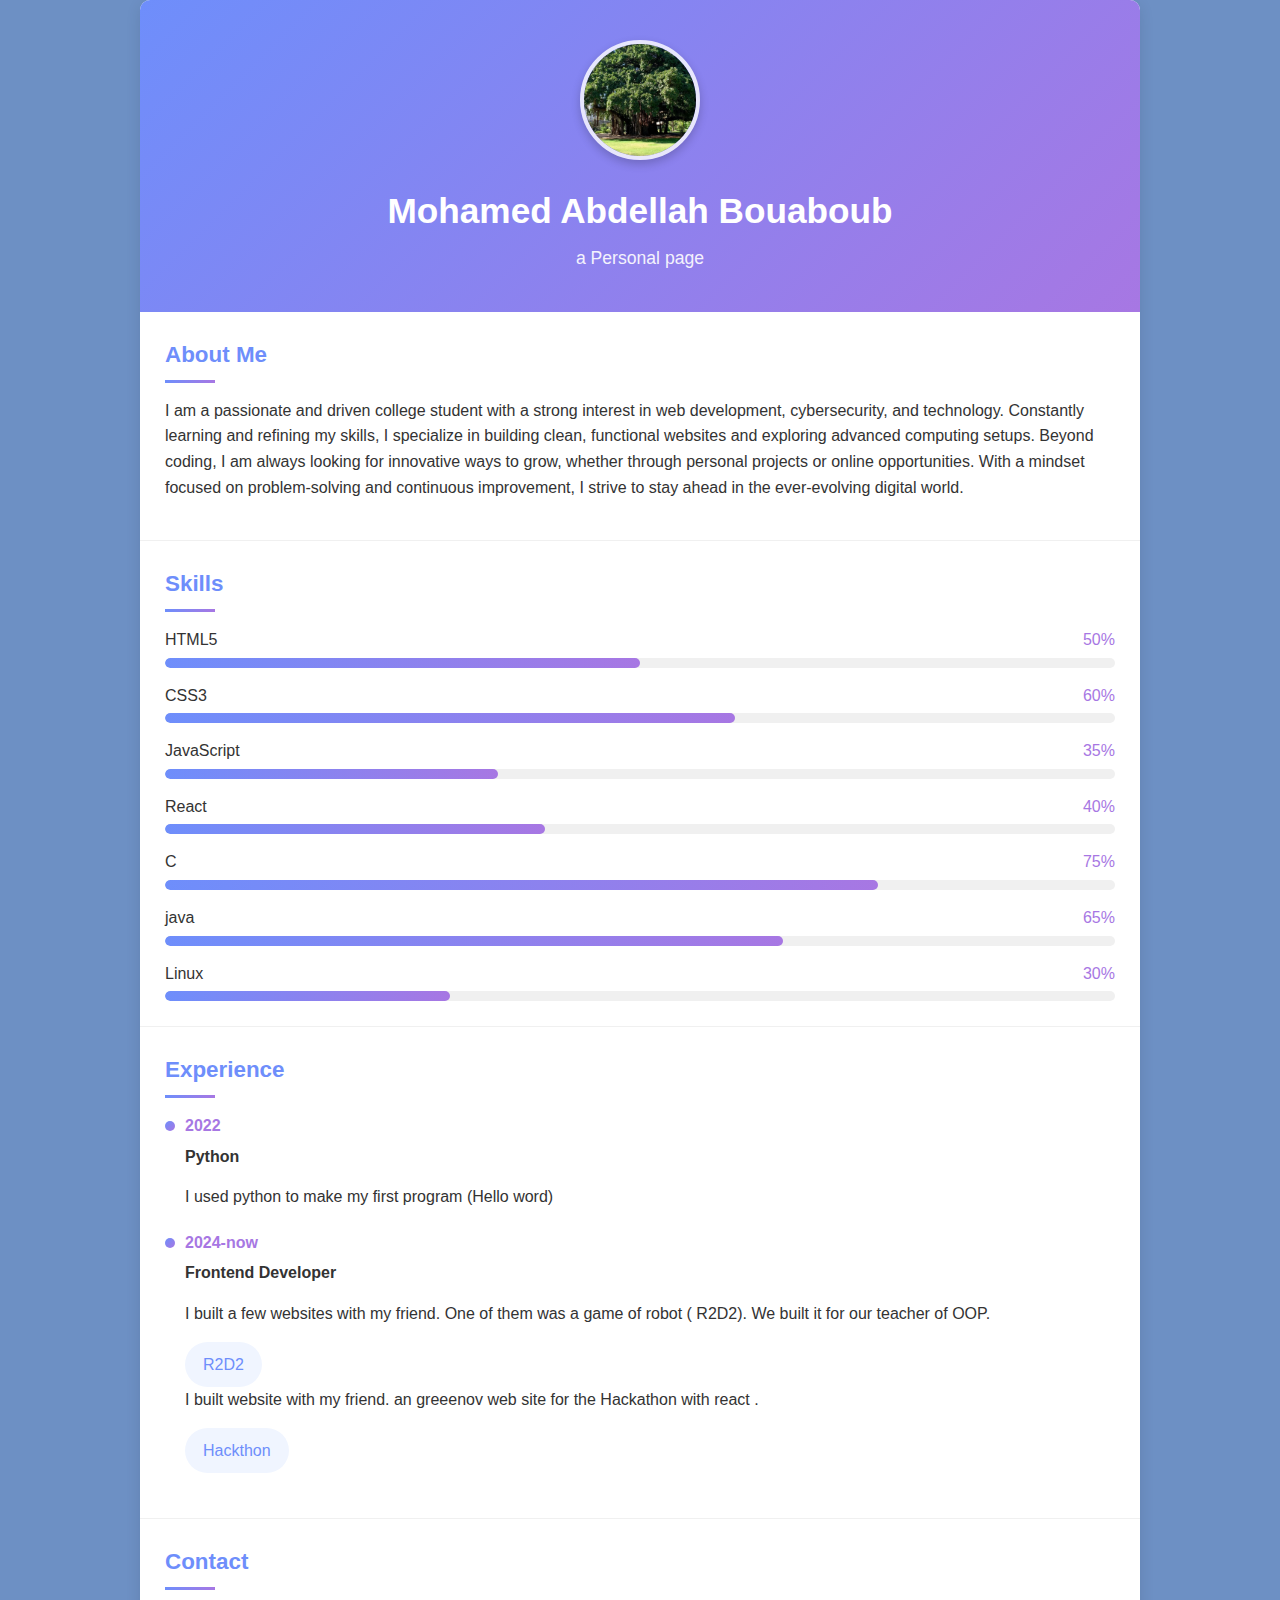
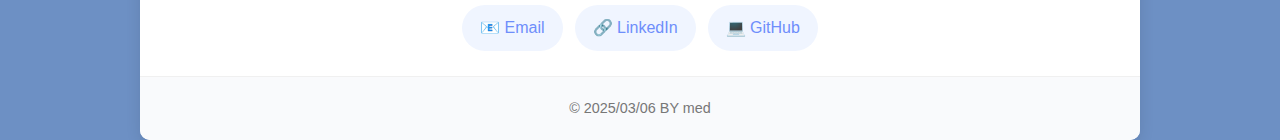
<file: index.html>
<!DOCTYPE html>
<html lang="en">
<head>
    <meta charset="UTF-8">
    <meta name="viewport" content="width=device-width, initial-scale=1.0">
    <meta name="description" content="Professional profile page for Med">
    <title>Mohmaed Abdellah Bouaboub L2</title>
    <link rel="stylesheet" href="styles.css">
    
</head>
<body>
    <div class="container">
        <header>
            <img src="banyan.webp" alt="Mohamed Abdellah Bouaboub" class="profile-image">
            <h1>Mohamed Abdellah Bouaboub</h1>
            <p class="title">a Personal page</p>
        </header>
        
        <section>
            <h2>About Me</h2>
            <p>I am a passionate and driven college student with a strong interest in web development, cybersecurity, and technology. Constantly learning and refining my skills, I specialize in building clean, functional websites and exploring advanced computing setups. Beyond coding, I am always looking for innovative ways to grow, whether through personal projects or online opportunities. With a mindset focused on problem-solving and continuous improvement, I strive to stay ahead in the ever-evolving digital world.</p>
        </section>
        
        <section>
            <h2>Skills</h2>
            <div class="skills">
                <div class="skill-item">
                    <div class="skill-info">
                        <span class="skill-name">HTML5</span>
                        <span class="skill-percent">50%</span>
                    </div>
                    <div class="skill-bar">
                        <div class="skill-progress" style="width: 50%"></div>
                    </div>
                </div>
                
                <div class="skill-item">
                    <div class="skill-info">
                        <span class="skill-name">CSS3</span>
                        <span class="skill-percent">60%</span>
                    </div>
                    <div class="skill-bar">
                        <div class="skill-progress" style="width: 60%"></div>
                    </div>
                </div>
                
                <div class="skill-item">
                    <div class="skill-info">
                        <span class="skill-name">JavaScript</span>
                        <span class="skill-percent">35%</span>
                    </div>
                    <div class="skill-bar">
                        <div class="skill-progress" style="width: 35%"></div>
                    </div>
                </div>
                <div class="skills">
                    <div class="skill-item">
                        <div class="skill-info">
                            <span class="skill-name">React</span>
                            <span class="skill-percent">40%</span>
                        </div>
                        <div class="skill-bar">
                            <div class="skill-progress" style="width: 40%"></div>
                        </div>
                    </div>
                <div class="skill-item">
                    <div class="skill-info">
                        <span class="skill-name">C</span>
                        <span class="skill-percent">75%</span>
                    </div>
                    <div class="skill-bar">
                        <div class="skill-progress" style="width: 75%"></div>
                    </div>
                </div>
                
                <div class="skill-item">
                    <div class="skill-info">
                        <span class="skill-name">java</span>
                        <span class="skill-percent">65%</span>
                    </div>
                    <div class="skill-bar">
                        <div class="skill-progress" style="width: 65%"></div>
                    </div>
                </div>
                
                <div class="skill-item">
                    <div class="skill-info">
                        <span class="skill-name">Linux</span>
                        <span class="skill-percent">30%</span>
                    </div>
                    <div class="skill-bar">
                        <div class="skill-progress" style="width: 30%"></div>
                    </div>
                </div>
                
                
        </section>
        
        <section>
            <h2>Experience</h2>
            <div class="timeline">
                <div class="timeline-item">
                    <p class="timeline-date">2022</p>
                    <p><strong>Python</strong></p>
                    <p>I used python to make my first program (Hello word)</p>
                </div>
                <div class="timeline-item">
                    <p class="timeline-date">2024-now</p>
                    <p><strong>Frontend Developer</strong> </p>
                    <p>I built a few websites with my friend.
                        One of them was a game of robot ( R2D2). We built it for our teacher of OOP.
                    </p><div class="contact"><a href="https://oop-student.vercel.app" >R2D2</a></div> 
                    <p>I built website with my friend.
                        an greeenov web site for the Hackathon with react .
                    </p><div class="contact"><a href="https://greenov-hackathon.vercel.app/" >Hackthon</a></div>


                </div>
            </div>
        </section>
        
        <section>
            <h2>Contact</h2>
            <div class="contact" style="justify-content: center">
                <a href="mbouaboub277@gmail.com">📧 Email</a>
                <a href="https://www.linkedin.com/in/med-abdellah-4316ba351">🔗 LinkedIn</a>
                <a href="https://github.com/Med-Esc">💻 GitHub</a>
            </div>
        </section>
        
        <footer>
            <p>© 2025/03/06 BY med</p>
        </footer>
    </div>
</body>
</html>
</file>
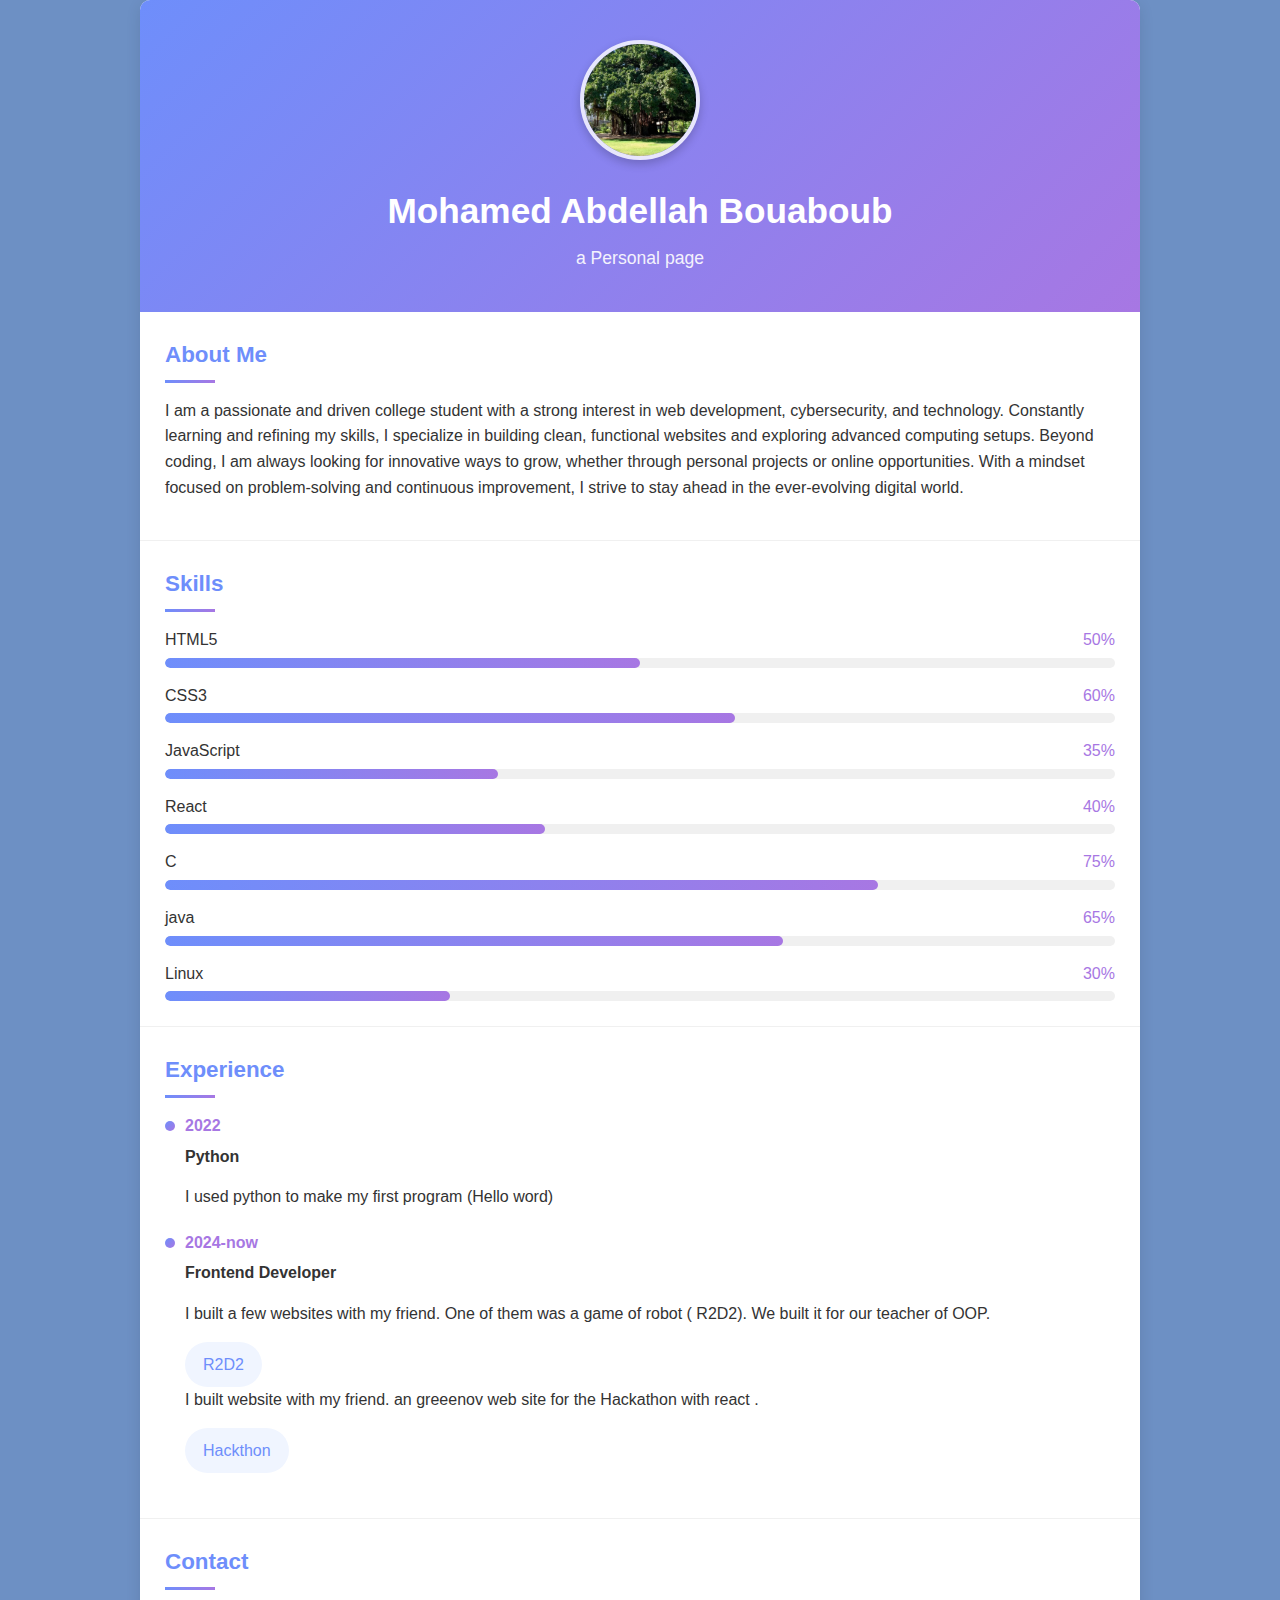
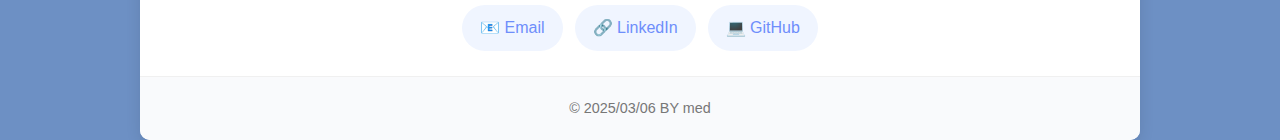
<file: Med.html>
<!DOCTYPE html>
<html lang="en">
<head>
    <meta charset="UTF-8">
    <meta name="viewport" content="width=device-width, initial-scale=1.0">
    <meta name="description" content="Professional profile page for Med">
    <title>Mohmaed Abdellah Bouaboub L2</title>
    <link rel="stylesheet" href="styles.css">
</head>
<body>
    <div class="container">
        <header>
           <img src="banyan.webp" alt="Mohamed Abdellah Bouaboub" class="profile-image">            
            <h1>Mohamed Abdellah Bouaboub</h1>
            <p class="title">a Personal page</p>
        </header>
        
        <section>
            <h2>About Me</h2>
            <p>I am a passionate and driven college student with a strong interest in web development, cybersecurity, and technology. Constantly learning and refining my skills, I specialize in building clean, functional websites and exploring advanced computing setups. Beyond coding, I am always looking for innovative ways to grow, whether through personal projects or online opportunities. With a mindset focused on problem-solving and continuous improvement, I strive to stay ahead in the ever-evolving digital world.</p>
        </section>
        
        <section>
            <h2>Skills</h2>
            <div class="skills">
                <div class="skill-item">
                    <div class="skill-info">
                        <span class="skill-name">HTML5</span>
                        <span class="skill-percent">50%</span>
                    </div>
                    <div class="skill-bar">
                        <div class="skill-progress" style="width: 50%"></div>
                    </div>
                </div>
                
                <div class="skill-item">
                    <div class="skill-info">
                        <span class="skill-name">CSS3</span>
                        <span class="skill-percent">60%</span>
                    </div>
                    <div class="skill-bar">
                        <div class="skill-progress" style="width: 60%"></div>
                    </div>
                </div>
                
                <div class="skill-item">
                    <div class="skill-info">
                        <span class="skill-name">JavaScript</span>
                        <span class="skill-percent">35%</span>
                    </div>
                    <div class="skill-bar">
                        <div class="skill-progress" style="width: 35%"></div>
                    </div>
                </div>
                <div class="skills">
                    <div class="skill-item">
                        <div class="skill-info">
                            <span class="skill-name">React</span>
                            <span class="skill-percent">40%</span>
                        </div>
                        <div class="skill-bar">
                            <div class="skill-progress" style="width: 40%"></div>
                        </div>
                    </div>
                <div class="skill-item">
                    <div class="skill-info">
                        <span class="skill-name">C</span>
                        <span class="skill-percent">75%</span>
                    </div>
                    <div class="skill-bar">
                        <div class="skill-progress" style="width: 75%"></div>
                    </div>
                </div>
                
                <div class="skill-item">
                    <div class="skill-info">
                        <span class="skill-name">java</span>
                        <span class="skill-percent">65%</span>
                    </div>
                    <div class="skill-bar">
                        <div class="skill-progress" style="width: 65%"></div>
                    </div>
                </div>
                
                <div class="skill-item">
                    <div class="skill-info">
                        <span class="skill-name">Linux</span>
                        <span class="skill-percent">30%</span>
                    </div>
                    <div class="skill-bar">
                        <div class="skill-progress" style="width: 30%"></div>
                    </div>
                </div>
                
                
        </section>
        
        <section>
            <h2>Experience</h2>
            <div class="timeline">
                <div class="timeline-item">
                    <p class="timeline-date">2022</p>
                    <p><strong>Python</strong></p>
                    <p>I used python to make my first program (Hello word)</p>
                </div>
                <div class="timeline-item">
                    <p class="timeline-date">2024-now</p>
                    <p><strong>Frontend Developer</strong> </p>
                    <p>I built a few websites with my friend.
                        One of them was a game of robot ( R2D2). We built it for our teacher of OOP.
                    </p><div class="contact"><a href="https://oop-student.vercel.app" >R2D2</a></div> 
                    <p>I built website with my friend.
                        an greeenov web site for the Hackathon with react .
                    </p><div class="contact"><a href="https://greenov-hackathon.vercel.app/" >Hackthon</a></div>


                </div>
            </div>
        </section>
        
        <section>
            <h2>Contact</h2>
            <div class="contact" style="justify-content: center">
                <a href="mbouaboub277@gmail.com">📧 Email</a>
                <a href="https://www.linkedin.com/in/med-abdellah-4316ba351">🔗 LinkedIn</a>
                <a href="https://github.com/Med-Esc">💻 GitHub</a>
            </div>
        </section>
        
        <footer>
            <p>© 2025/03/06 BY med</p>
        </footer>
    </div>
</body>
</html>
</file>
<file: styles.css>
* { margin: 0; padding: 0; box-sizing: border-box; }
        
        body { 
            font-family: 'Segoe UI', 'Roboto', 'Helvetica Neue', Arial, sans-serif;background: #6d90c4; color: #333; line-height: 1.6;}
        .container { max-width: 1000px; margin: 0 auto; background: white; border-radius: 10px; box-shadow: 0 4px 15px rgba(0, 0, 0, 0.1);overflow: hidden;}
        header { background: linear-gradient(135deg, #6e8efb, #a777e3); padding: 40px 20px; color: white; text-align: center;}
        .profile-image { width: 120px; height: 120px;object-fit: cover;border-radius: 50%; border: 4px solid rgba(255, 255, 255, 0.8); margin-bottom: 15px;box-shadow: 0 4px 10px rgba(0, 0, 0, 0.2);}
        h1 { font-size: 2.2em; margin-bottom: 5px}
        .title {font-size: 1.1em; font-weight: 300;opacity: 0.9;}
        section { padding: 25px;border-bottom: 1px solid #f0f0f0;}section:last-child {border-bottom: none;}
        h2 { color: #6e8efb; padding-bottom: 10px; margin-bottom: 15px;font-size: 1.4em;position: relative;}
        h2::after {content: '';position: absolute;left: 0;bottom: 0;width: 50px;height: 3px;background: linear-gradient(to right, #6e8efb, #a777e3);}
        section p {margin-bottom: 15px;}
        .skills, .skill-item  {margin-top: 15px;}
        .skill-info {display: flex;justify-content: space-between;margin-bottom: 5px;}
        .skill-name {font-weight: 500;}
        .skill-percent {color: #a777e3;font-weight: 500;}
        .skill-bar {height: 10px;background-color: #f0f0f0;border-radius: 5px;overflow: hidden;}
        .skill-progress {height: 100%;border-radius: 5px;background: linear-gradient(to right, #6e8efb, #a777e3);transition: width 1s  ease-in-out;}
        .timeline { margin-top: 15px;}        
        .timeline-item { margin-bottom: 20px;position: relative;padding-left: 20px;}
        .timeline-item:before {content: '';position: absolute;left: 0;top: 8px;width: 10px;height: 10px;border-radius: 50%;background: linear-gradient(135deg, #6e8efb, #a777e3);}
        .timeline-date { font-weight: bold; color: #a777e3;margin-bottom: 5px;}
        .contact {display: flex;flex-wrap: wrap;gap: 12px;margin-top: 15px;}
        .contact a { display: inline-flex;align-items: center;background: #f0f5ff; color: #6e8efb; padding: 10px 18px; border-radius: 25px; text-decoration: none;font-weight: 500;transition: all 0.2s ease;}
        .contact a:hover {background: #e0ebff;transform: translateY(-2px);box-shadow: 0 4px 8px rgba(0, 0, 0, 0.1);}
        footer { text-align: center;padding: 20px;color: #777;font-size: 0.9em;background: #f9fafc;}
        
        @media (max-width: 600px) {
            .container {border-radius: 0;}
            header { padding: 30px 15px;}
            section {padding: 20px 15px;}
            .contact {flex-direction: column;align-items: stretch;}
            .contact a {text-align: center;}
            
        }
</file>
